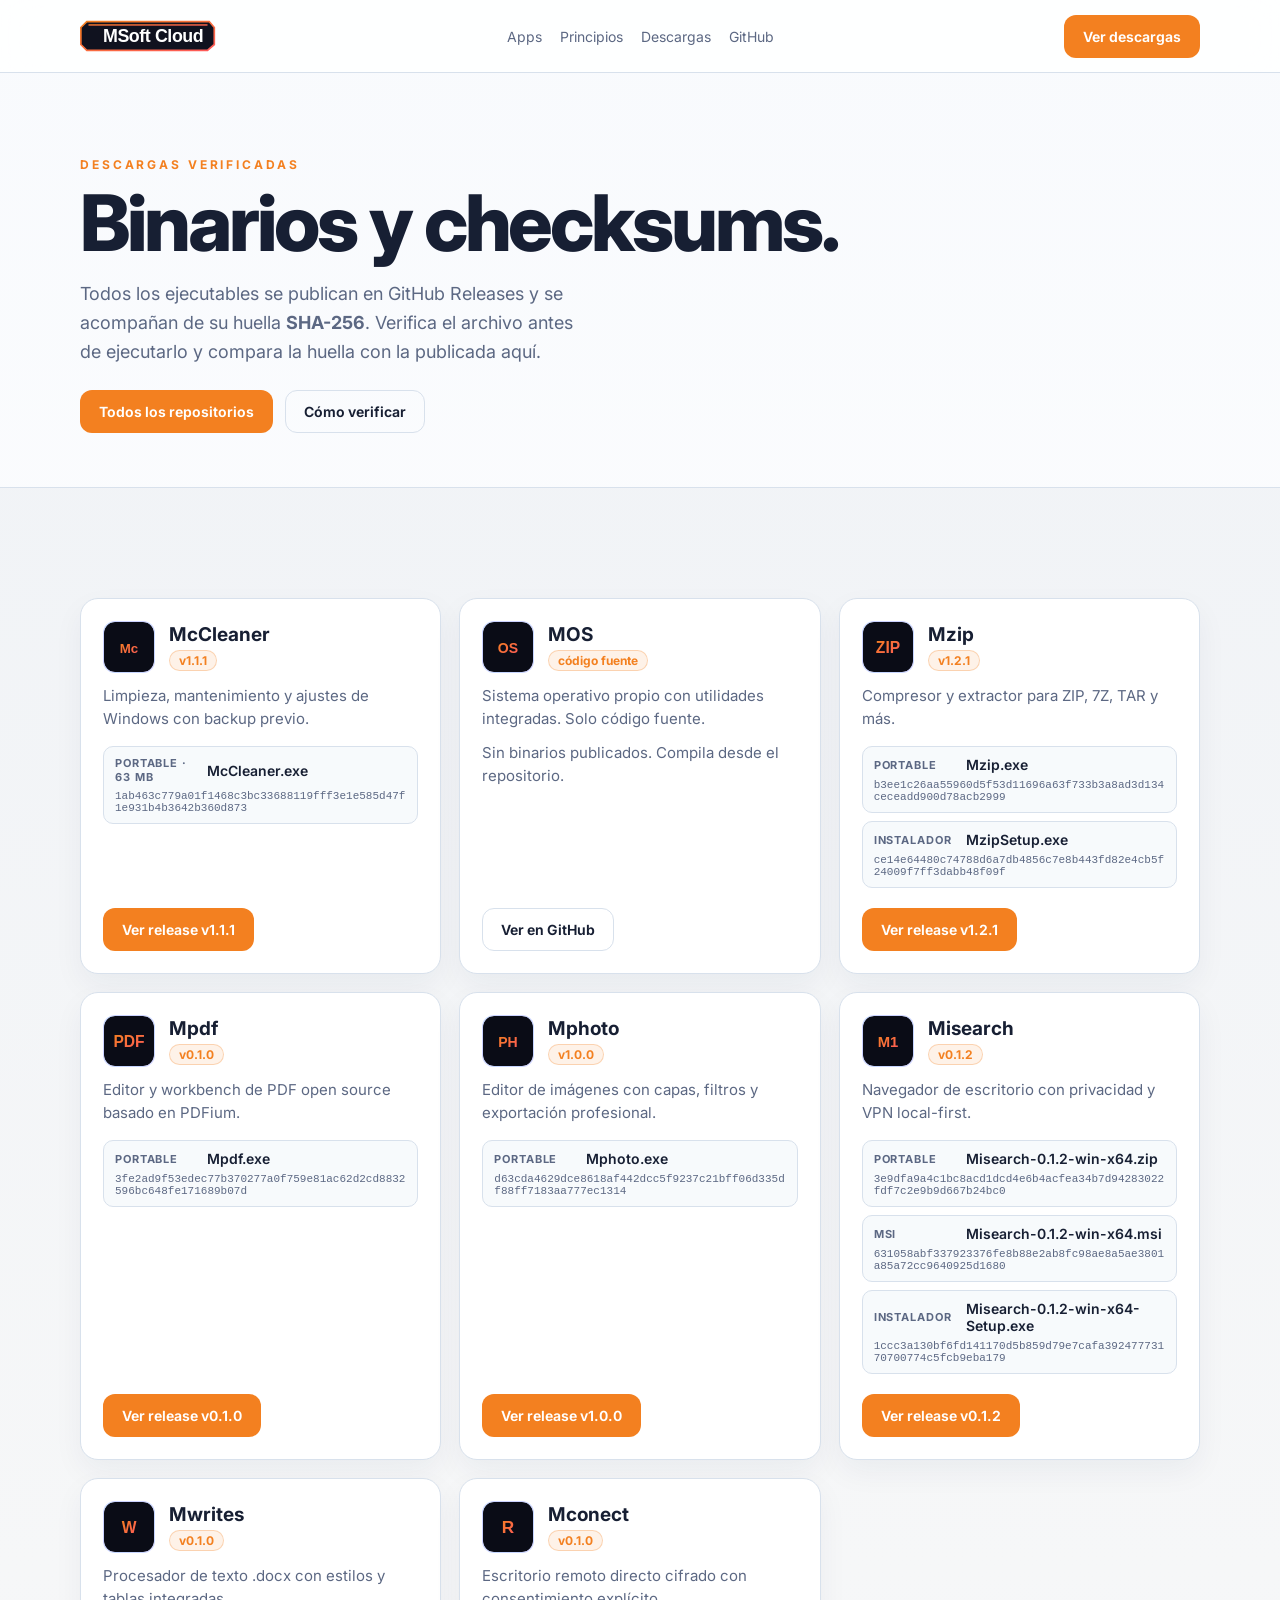
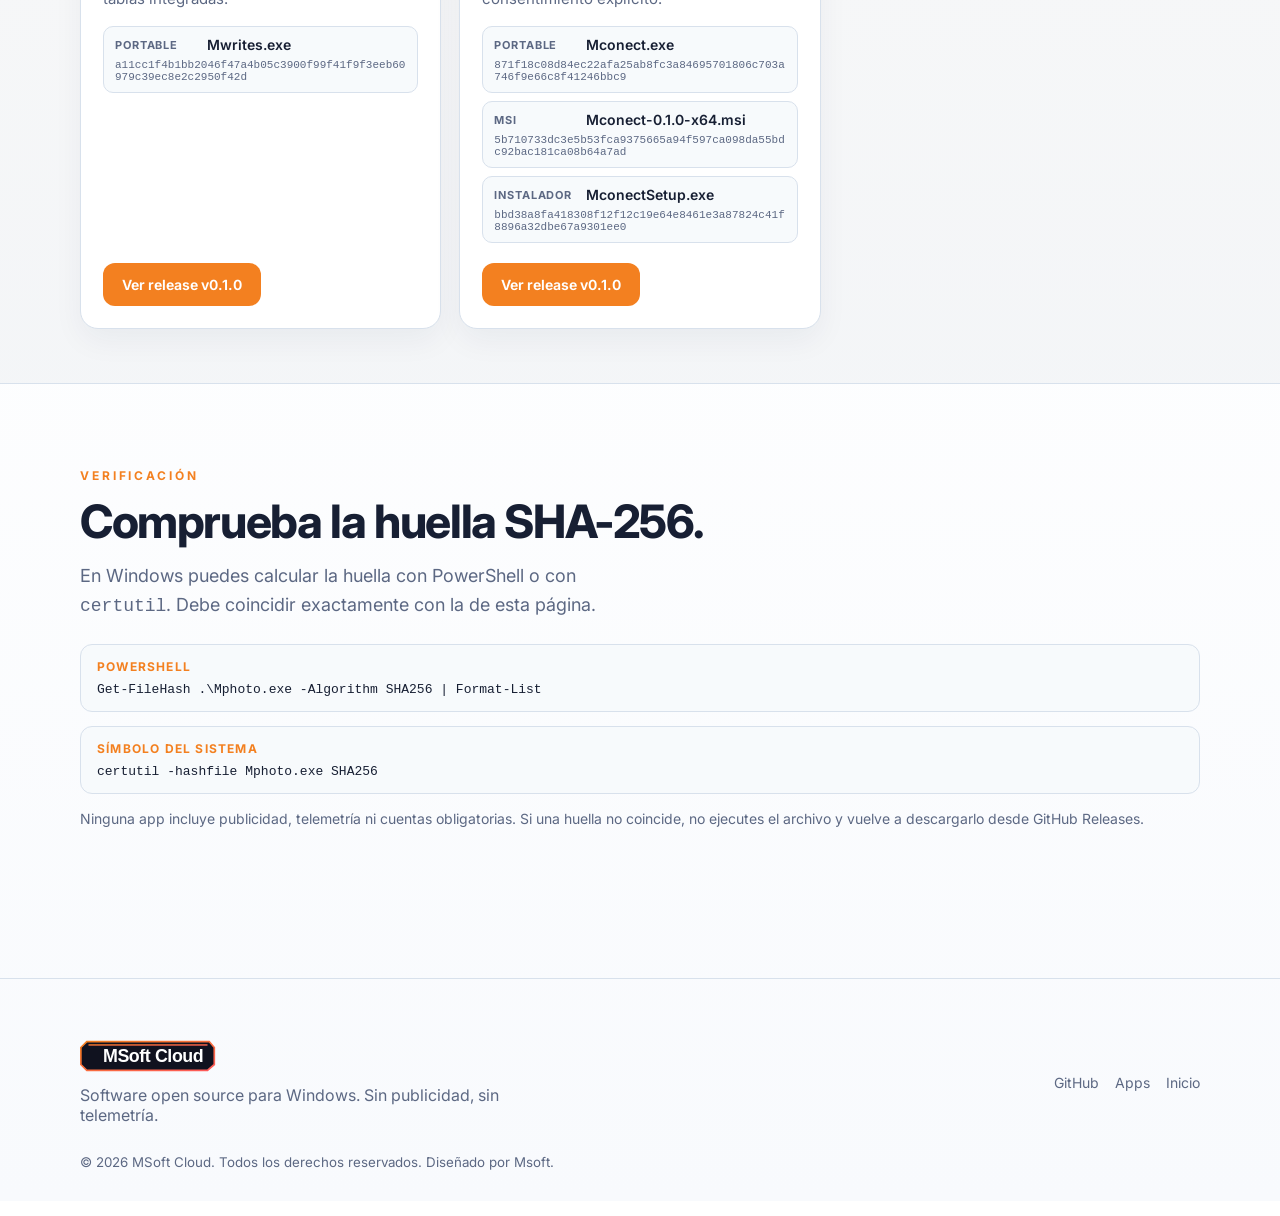
<file: descargas.html>
<!doctype html>
<html lang="es">
<head>
  <meta charset="utf-8">
  <meta name="viewport" content="width=device-width, initial-scale=1">
  <title>Descargas y checksums SHA-256 — MSoft Cloud</title>
  <meta name="description" content="Descargas verificadas de las apps de MSoft Cloud para Windows: instaladores, portables y checksums SHA-256 publicados en GitHub Releases.">
  <meta name="theme-color" content="#070b14">
  <link rel="canonical" href="https://msoft.com.es/descargas">
  <link rel="icon" href="assets/img/favicon.svg?v=2" type="image/svg+xml">
  <link rel="preconnect" href="https://fonts.googleapis.com">
  <link rel="preconnect" href="https://fonts.gstatic.com" crossorigin>
  <link href="https://fonts.googleapis.com/css2?family=Inter:wght@400;500;600;700&display=swap" rel="stylesheet">
  <link rel="stylesheet" href="assets/css/styles.css">
</head>
<body>
  <a href="#contenido" class="skip-link">Saltar al contenido</a>

  <header class="site-header">
    <div class="container header-inner">
      <a class="brand" href="/" aria-label="MSoft Cloud, inicio">
        <img class="brand-logo" src="assets/img/logo.svg?v=2" alt="MSoft Cloud" height="34">
      </a>
      <nav class="main-nav" aria-label="Secciones">
        <a href="/#apps">Apps</a>
        <a href="/#principles">Principios</a>
        <a href="/descargas">Descargas</a>
        <a href="https://github.com/montyxace-sys" target="_blank" rel="noopener">GitHub</a>
      </nav>
      <a class="btn btn-primary" href="#contenido">Ver descargas</a>
    </div>
  </header>

  <main id="contenido">
    <section class="section">
      <div class="container">
        <p class="eyebrow">Descargas verificadas</p>
        <h1>Binarios y checksums.</h1>
        <p class="lede">
          Todos los ejecutables se publican en GitHub Releases y se acompañan de su huella
          <strong>SHA-256</strong>. Verifica el archivo antes de ejecutarlo y compara la huella
          con la publicada aquí.
        </p>
        <div class="hero-actions">
          <a class="btn btn-primary" href="https://github.com/montyxace-sys?tab=repositories" target="_blank" rel="noopener">Todos los repositorios</a>
          <a class="btn btn-ghost" href="#verificar">Cómo verificar</a>
        </div>
      </div>
    </section>

    <section class="section section-dark">
      <div class="container">
        <div class="release-grid">
        <article class="release">
          <header class="release-head">
            <img class="app-icon" src="[data-uri]" alt="Logo de McCleaner" width="52" height="52">
            <div>
              <h3>McCleaner</h3>
              <span class="version">v1.1.1</span>
            </div>
          </header>
          <p>Limpieza, mantenimiento y ajustes de Windows con backup previo.</p>
          <ul class="assets"><li><span class="asset-kind">Portable · 63 MB</span><a class="asset-name" href="https://github.com/montyxace-sys/McCleaner/releases/download/v1.1.1/McCleaner.exe">McCleaner.exe</a><code class="asset-sha">1ab463c779a01f1468c3bc33688119fff3e1e585d47f1e931b4b3642b360d873</code></li></ul>
          <div class="release-actions"><a class="btn btn-primary" href="https://github.com/montyxace-sys/McCleaner/releases" target="_blank" rel="noopener">Ver release v1.1.1</a></div>
        </article>
        <article class="release">
          <header class="release-head">
            <img class="app-icon" src="[data-uri]" alt="Logo de MOS" width="52" height="52">
            <div>
              <h3>MOS</h3>
              <span class="version">código fuente</span>
            </div>
          </header>
          <p>Sistema operativo propio con utilidades integradas. Solo código fuente.</p>
          <p class="pending">Sin binarios publicados. Compila desde el repositorio.</p>
          <div class="release-actions"><a class="btn btn-ghost" href="https://github.com/montyxace-sys" target="_blank" rel="noopener">Ver en GitHub</a></div>
        </article>
        <article class="release">
          <header class="release-head">
            <img class="app-icon" src="[data-uri]" alt="Logo de Mzip" width="52" height="52">
            <div>
              <h3>Mzip</h3>
              <span class="version">v1.2.1</span>
            </div>
          </header>
          <p>Compresor y extractor para ZIP, 7Z, TAR y más.</p>
          <ul class="assets"><li><span class="asset-kind">Portable</span><a class="asset-name" href="https://github.com/montyxace-sys/Mzip/releases/download/v1.2.1/Mzip.exe">Mzip.exe</a><code class="asset-sha">b3ee1c26aa55960d5f53d11696a63f733b3a8ad3d134ceceadd900d78acb2999</code></li><li><span class="asset-kind">Instalador</span><a class="asset-name" href="https://github.com/montyxace-sys/Mzip/releases/download/v1.2.1/MzipSetup.exe">MzipSetup.exe</a><code class="asset-sha">ce14e64480c74788d6a7db4856c7e8b443fd82e4cb5f24009f7ff3dabb48f09f</code></li></ul>
          <div class="release-actions"><a class="btn btn-primary" href="https://github.com/montyxace-sys/Mzip/releases" target="_blank" rel="noopener">Ver release v1.2.1</a></div>
        </article>
        <article class="release">
          <header class="release-head">
            <img class="app-icon" src="[data-uri]" alt="Logo de Mpdf" width="52" height="52">
            <div>
              <h3>Mpdf</h3>
              <span class="version">v0.1.0</span>
            </div>
          </header>
          <p>Editor y workbench de PDF open source basado en PDFium.</p>
          <ul class="assets"><li><span class="asset-kind">Portable</span><a class="asset-name" href="https://github.com/montyxace-sys/Mpdf/releases/download/v0.1.0/Mpdf.exe">Mpdf.exe</a><code class="asset-sha">3fe2ad9f53edec77b370277a0f759e81ac62d2cd8832596bc648fe171689b07d</code></li></ul>
          <div class="release-actions"><a class="btn btn-primary" href="https://github.com/montyxace-sys/Mpdf/releases" target="_blank" rel="noopener">Ver release v0.1.0</a></div>
        </article>
        <article class="release">
          <header class="release-head">
            <img class="app-icon" src="[data-uri]" alt="Logo de Mphoto" width="52" height="52">
            <div>
              <h3>Mphoto</h3>
              <span class="version">v1.0.0</span>
            </div>
          </header>
          <p>Editor de imágenes con capas, filtros y exportación profesional.</p>
          <ul class="assets"><li><span class="asset-kind">Portable</span><a class="asset-name" href="https://github.com/montyxace-sys/Mphoto/releases/download/v1.0.0/Mphoto.exe">Mphoto.exe</a><code class="asset-sha">d63cda4629dce8618af442dcc5f9237c21bff06d335df88ff7183aa777ec1314</code></li></ul>
          <div class="release-actions"><a class="btn btn-primary" href="https://github.com/montyxace-sys/Mphoto/releases" target="_blank" rel="noopener">Ver release v1.0.0</a></div>
        </article>
        <article class="release">
          <header class="release-head">
            <img class="app-icon" src="[data-uri]" alt="Logo de Misearch" width="52" height="52">
            <div>
              <h3>Misearch</h3>
              <span class="version">v0.1.2</span>
            </div>
          </header>
          <p>Navegador de escritorio con privacidad y VPN local-first.</p>
          <ul class="assets"><li><span class="asset-kind">Portable</span><a class="asset-name" href="https://github.com/montyxace-sys/Misearch/releases/download/v0.1.2/Misearch-0.1.2-win-x64.zip">Misearch-0.1.2-win-x64.zip</a><code class="asset-sha">3e9dfa9a4c1bc8acd1dcd4e6b4acfea34b7d94283022fdf7c2e9b9d667b24bc0</code></li><li><span class="asset-kind">MSI</span><a class="asset-name" href="https://github.com/montyxace-sys/Misearch/releases/download/v0.1.2/Misearch-0.1.2-win-x64.msi">Misearch-0.1.2-win-x64.msi</a><code class="asset-sha">631058abf337923376fe8b88e2ab8fc98ae8a5ae3801a85a72cc9640925d1680</code></li><li><span class="asset-kind">Instalador</span><a class="asset-name" href="https://github.com/montyxace-sys/Misearch/releases/download/v0.1.2/Misearch-0.1.2-win-x64-Setup.exe">Misearch-0.1.2-win-x64-Setup.exe</a><code class="asset-sha">1ccc3a130bf6fd141170d5b859d79e7cafa39247773170700774c5fcb9eba179</code></li></ul>
          <div class="release-actions"><a class="btn btn-primary" href="https://github.com/montyxace-sys/Misearch/releases" target="_blank" rel="noopener">Ver release v0.1.2</a></div>
        </article>
        <article class="release">
          <header class="release-head">
            <img class="app-icon" src="[data-uri]" alt="Logo de Mwrites" width="52" height="52">
            <div>
              <h3>Mwrites</h3>
              <span class="version">v0.1.0</span>
            </div>
          </header>
          <p>Procesador de texto .docx con estilos y tablas integradas.</p>
          <ul class="assets"><li><span class="asset-kind">Portable</span><a class="asset-name" href="https://github.com/montyxace-sys/Mwrites/releases/download/v0.1.0/Mwrites.exe">Mwrites.exe</a><code class="asset-sha">a11cc1f4b1bb2046f47a4b05c3900f99f41f9f3eeb60979c39ec8e2c2950f42d</code></li></ul>
          <div class="release-actions"><a class="btn btn-primary" href="https://github.com/montyxace-sys/Mwrites/releases" target="_blank" rel="noopener">Ver release v0.1.0</a></div>
        </article>
        <article class="release">
          <header class="release-head">
            <img class="app-icon" src="[data-uri]" alt="Logo de Mconect" width="52" height="52">
            <div>
              <h3>Mconect</h3>
              <span class="version">v0.1.0</span>
            </div>
          </header>
          <p>Escritorio remoto directo cifrado con consentimiento explícito.</p>
          <ul class="assets"><li><span class="asset-kind">Portable</span><a class="asset-name" href="https://github.com/montyxace-sys/Mconect/releases/download/v0.1.0/Mconect.exe">Mconect.exe</a><code class="asset-sha">871f18c08d84ec22afa25ab8fc3a84695701806c703a746f9e66c8f41246bbc9</code></li><li><span class="asset-kind">MSI</span><a class="asset-name" href="https://github.com/montyxace-sys/Mconect/releases/download/v0.1.0/Mconect-0.1.0-x64.msi">Mconect-0.1.0-x64.msi</a><code class="asset-sha">5b710733dc3e5b53fca9375665a94f597ca098da55bdc92bac181ca08b64a7ad</code></li><li><span class="asset-kind">Instalador</span><a class="asset-name" href="https://github.com/montyxace-sys/Mconect/releases/download/v0.1.0/MconectSetup.exe">MconectSetup.exe</a><code class="asset-sha">bbd38a8fa418308f12f12c19e64e8461e3a87824c41f8896a32dbe67a9301ee0</code></li></ul>
          <div class="release-actions"><a class="btn btn-primary" href="https://github.com/montyxace-sys/Mconect/releases" target="_blank" rel="noopener">Ver release v0.1.0</a></div>
        </article>
        </div>
      </div>
    </section>

    <section class="section" id="verificar">
      <div class="container">
        <p class="eyebrow">Verificación</p>
        <h2>Comprueba la huella SHA-256.</h2>
        <p class="lede">En Windows puedes calcular la huella con PowerShell o con <code>certutil</code>. Debe coincidir exactamente con la de esta página.</p>
        <div class="code-block">
          <p class="code-label">PowerShell</p>
          <pre><code>Get-FileHash .\Mphoto.exe -Algorithm SHA256 | Format-List</code></pre>
        </div>
        <div class="code-block">
          <p class="code-label">Símbolo del sistema</p>
          <pre><code>certutil -hashfile Mphoto.exe SHA256</code></pre>
        </div>
        <p class="pending">
          Ninguna app incluye publicidad, telemetría ni cuentas obligatorias. Si una huella no
          coincide, no ejecutes el archivo y vuelve a descargarlo desde GitHub Releases.
        </p>
      </div>
    </section>
  </main>

  <footer class="site-footer">
    <div class="container footer-grid">
      <div>
        <img class="brand-logo" src="assets/img/logo.svg?v=2" alt="MSoft Cloud" height="24">
        <p>Software open source para Windows. Sin publicidad, sin telemetría.</p>
      </div>
      <div class="footer-links">
        <a href="https://github.com/montyxace-sys" target="_blank" rel="noopener">GitHub</a>
        <a href="/#apps">Apps</a>
        <a href="/">Inicio</a>
      </div>
    </div>
    <div class="container footer-foot">
      <small>&copy; 2026 MSoft Cloud. Todos los derechos reservados. Diseñado por Msoft.</small>
    </div>
  </footer>
</body>
</html>
</file>
<file: assets/css/styles.css>
:root {
  --bg: #ffffff;
  --bg-soft: #f7fafc;
  --panel: #ffffff;
  --panel-2: #f2f6fb;
  --line: #d8e1ec;
  --text: #171f33;
  --muted: #5c6883;
  --accent: #F38020;
  --accent-2: #f89a3b;
  --ok: #1f8f58;
}

* { box-sizing: border-box; }
html { scroll-behavior: smooth; }
body {
  margin: 0;
  font-family: Inter, system-ui, -apple-system, Segoe UI, Roboto, sans-serif;
  color: var(--text);
  background: linear-gradient(180deg, #f8fafd 0%, #ffffff 56%, #f8fafd 100%);
  -webkit-font-smoothing: antialiased;
  text-rendering: optimizeLegibility;
}

.container { width: min(1120px, calc(100% - 40px)); margin: 0 auto; }

.skip-link {
  position: absolute; left: 0; top: -100px;
  background: #fff; color: #000; padding: 10px 12px;
}
.skip-link:focus { top: 10px; }

.site-header {
  position: sticky; top: 0; z-index: 50;
  backdrop-filter: blur(18px);
  background: rgba(255,255,255,.85);
  border-bottom: 1px solid var(--line);
}
.header-inner {
  display: flex; align-items: center; justify-content: space-between;
  gap: 18px; height: 72px;
}
.brand { display: flex; align-items: center; gap: 10px; text-decoration: none; color: var(--text); font-weight: 800; font-size: 18px; }
.brand-logo { height: 34px; width: auto; display:block; }
.brand-name { color: var(--accent); font-weight: 800; letter-spacing: -.02em; }
.main-nav { display: flex; gap: 18px; flex-wrap: wrap; }
.main-nav a { color: var(--muted); font-size: 14px; text-decoration: none; }
.main-nav a:hover { color: var(--text); }

main { padding-bottom: 80px; }
.section { padding: 84px 0 54px; }
.section-dark { background: rgba(30,51,93,.038); border-block: 1px solid var(--line); }
.section-apps { background: rgba(243,128,32,.035); }

.eyebrow { color: var(--accent); font-size: 12px; letter-spacing: .24em; text-transform: uppercase; font-weight: 700; margin: 0 0 14px; }
h1 { font-size: clamp(42px, 7vw, 78px); line-height: .95; margin: 0 0 20px; letter-spacing: -.04em; font-weight: 800; }
h2 { font-size: clamp(28px, 4vw, 46px); line-height: 1.05; margin: 0 0 16px; letter-spacing: -.03em; font-weight: 750; }
h3 { font-size: 18px; margin: 12px 0 6px; font-weight: 700; }
.lede { color: var(--muted); font-size: 18px; line-height: 1.6; max-width: 62ch; margin: 0 0 24px; text-wrap: balance; }

.hero-grid { display: grid; grid-template-columns: 1.2fr .8fr; gap: 40px; align-items: center; }
@media (max-width: 920px) { .hero-grid { grid-template-columns: 1fr; } }

.hero-actions { display: flex; gap: 12px; flex-wrap: wrap; }
.hero-meta { color: var(--muted); font-size: 13px; margin-top: 24px; }

.btn {
  display: inline-flex; align-items: center; justify-content: center;
  background: var(--accent); color: #fff; text-decoration: none;
  border-radius: 12px; padding: 12px 18px; font-weight: 650; font-size: 14px;
  border: 1px solid transparent; transition: transform .1s, background .2s;
}
.btn:hover { transform: translateY(-1px); background: #d96c12; }
.btn-ghost { background: transparent; border-color: var(--line); color: var(--text); }
.btn-ghost:hover { background: rgba(243,128,32,.08); border-color: rgba(243,128,32,.4); }

.hero-visual { display: grid; place-items: center; }
.hero-panel {
  width: 100%; aspect-ratio: 4/5; max-height: 430px; border-radius: 26px;
  background: linear-gradient(180deg, rgba(4,9,20,.10), rgba(4,9,20,.65)), url("assets/img/hero.jpg") center/cover no-repeat;
  border: 1px solid rgba(243,128,32,.35); padding: 24px;
  display: flex; flex-direction: column; justify-content: space-between;
  box-shadow: 0 30px 90px rgba(15, 35, 70, .16), 0 0 0 1px rgba(243,128,32,.14);
  position: relative;
  overflow: hidden;
}
.hero-row { display: flex; gap: 10px; flex-wrap: wrap; }
.hero-chip {
  padding: 8px 12px; border-radius: 999px; font-size: 12px; color: var(--muted);
  background: rgba(255,255,255,.04); border: 1px solid var(--line);
}
.hero-monogram { font-size: 170px; font-weight: 900; line-height: .8; opacity: .10; align-self: end; }

.principles { list-style: none; padding: 0; margin: 32px 0 0; display: grid; gap: 16px; }
.principles li {
  display: grid; grid-template-columns: 220px 1fr; gap: 12px;
  padding: 18px 20px; border-radius: 14px;
  background: rgba(255,255,255,.03); border: 1px solid var(--line);
}
.principles li strong { color: var(--text); }
.principles li span { color: var(--muted); }
@media (max-width: 640px) { .principles li { grid-template-columns: 1fr; } }

.title-row { display: flex; align-items: center; justify-content: space-between; gap: 20px; margin-bottom: 20px; flex-wrap: wrap; }
.title-row p { color: var(--muted); }

.app-grid { display: grid; grid-template-columns: repeat(auto-fit, minmax(260px, 1fr)); gap: 16px; margin-top: 30px; }
.app {
  background: rgba(255,255,255,.03); border: 1px solid var(--line);
  border-radius: 16px; padding: 22px; transition: transform .15s, border-color .2s, background .2s;
}
.app:hover { transform: translateY(-2px); border-color: rgba(243,128,32,.45); background: rgba(255,255,255,.6); }
.app-icon {
  width: 52px; height: 52px; border-radius: 12px;
  background: linear-gradient(135deg, rgba(91,140,255,.18), rgba(155,107,255,.18));
  border: 1px solid rgba(91,140,255,.22); color: var(--text);
  display: grid; place-items: center; font-weight: 800; font-size: 13px;
  object-fit: contain;
}
.app p { color: var(--muted); font-size: 15px; line-height: 1.5; }
.app-link { color: var(--accent); text-decoration: none; font-size: 14px; font-weight: 600; }
.app-link:hover { text-decoration: underline; }

.site-footer { padding: 60px 0 30px; border-top: 1px solid var(--line); background: rgba(255,255,255,.015); }
.footer-grid { display: flex; align-items: center; justify-content: space-between; gap: 20px; flex-wrap: wrap; }
.footer-grid p { color: var(--muted); max-width: 46ch; margin: 12px 0 0; }
.footer-links { display: flex; gap: 16px; }
.footer-links a { color: var(--muted); text-decoration: none; font-size: 14px; }
.footer-links a:hover { color: var(--text); }
.footer-foot { margin-top: 26px; color: var(--muted); }

.release-grid { display: grid; grid-template-columns: repeat(auto-fit, minmax(320px, 1fr)); gap: 18px; margin-top: 26px; }
.release {
  background: var(--panel); border: 1px solid var(--line);
  border-radius: 18px; padding: 22px; display: flex; flex-direction: column; gap: 12px;
  box-shadow: 0 12px 30px rgba(15,35,70,.05);
}
.release-head { display: flex; align-items: center; gap: 14px; }
.release-head h3 { margin: 0; font-size: 19px; }
.release p { color: var(--muted); font-size: 15px; line-height: 1.5; margin: 0; }
.version {
  display: inline-block; margin-top: 4px; padding: 2px 9px; border-radius: 999px;
  font-size: 12px; font-weight: 700; color: var(--accent);
  background: rgba(243,128,32,.10); border: 1px solid rgba(243,128,32,.28);
}
.assets { list-style: none; margin: 4px 0 0; padding: 0; display: grid; gap: 8px; }
.assets li {
  display: grid; grid-template-columns: 82px 1fr; align-items: center; gap: 6px 10px;
  padding: 9px 11px; border: 1px solid var(--line); border-radius: 10px; background: var(--bg-soft);
}
.asset-kind { font-size: 11px; text-transform: uppercase; letter-spacing: .08em; color: var(--muted); font-weight: 700; }
.asset-name { color: var(--text); text-decoration: none; font-weight: 600; font-size: 14px; overflow-wrap: anywhere; }
.asset-name:hover { color: var(--accent); text-decoration: underline; }
.asset-sha { grid-column: 1 / -1; font-size: 11px; color: var(--muted); overflow-wrap: anywhere; }
.release-actions { margin-top: auto; padding-top: 8px; }
.pending { color: var(--muted); font-size: 14px; line-height: 1.55; }
.code-block { margin: 0 0 14px; border: 1px solid var(--line); border-radius: 12px; background: var(--bg-soft); padding: 14px 16px; }
.code-label { margin: 0 0 8px; font-size: 12px; font-weight: 700; text-transform: uppercase; letter-spacing: .1em; color: var(--accent); }
.code-block pre { margin: 0; overflow-x: auto; }
.code-block code { font-family: ui-monospace, SFMono-Regular, Consolas, monospace; font-size: 13px; color: var(--text); }

@media (max-width: 760px) {
  .section { padding: 56px 0 36px; }
  h1 { font-size: 40px; }
  .hero-monogram { font-size: 110px; }
}
</file>
